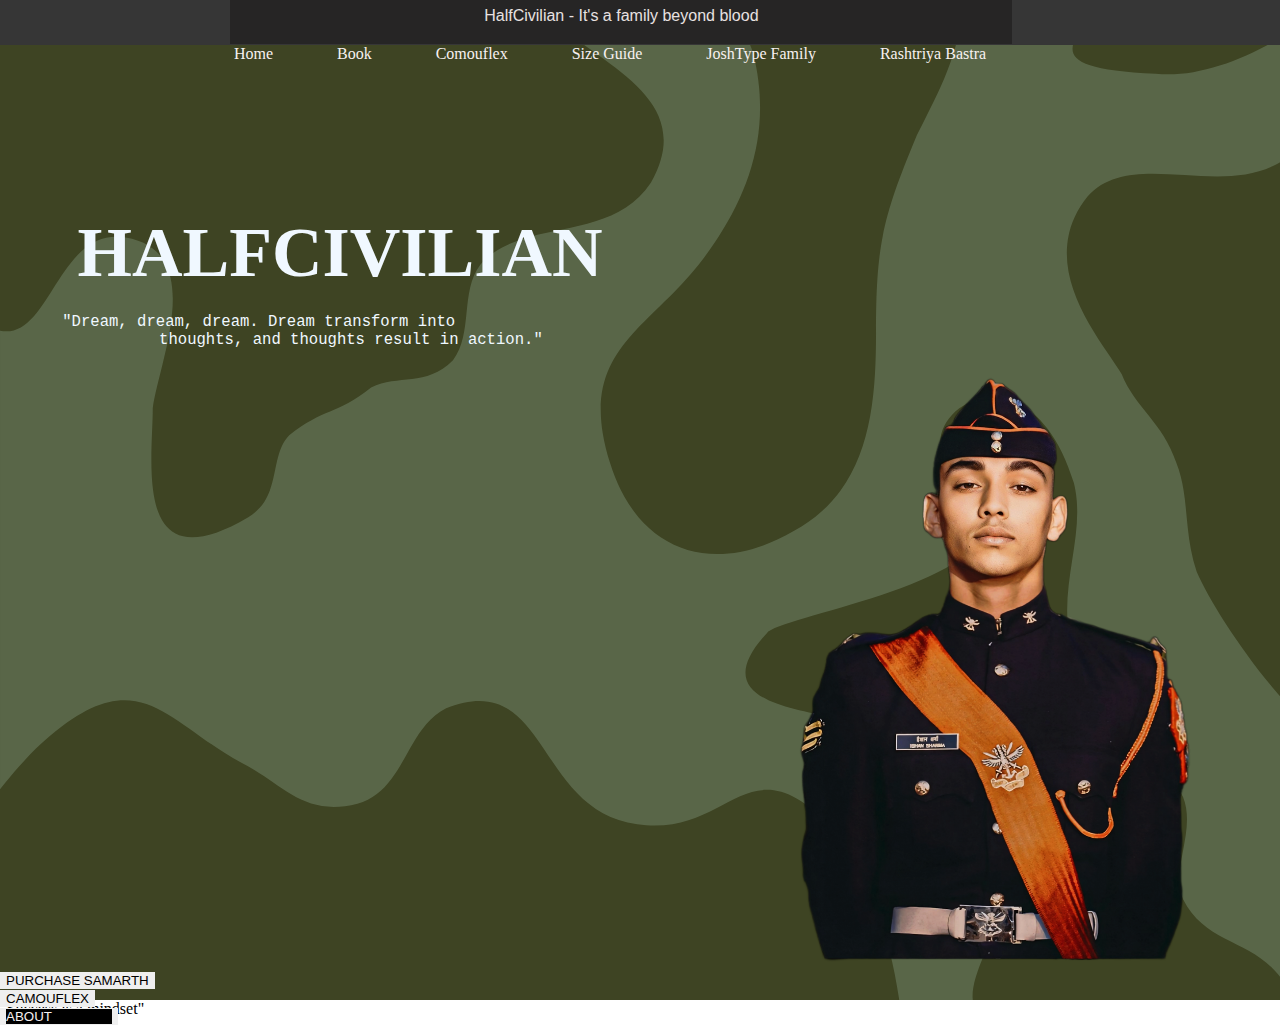
<file: ssb website/index.html>
<!DOCTYPE html>
<html lang="en">
  <head>
    <meta charset="UTF-8" />
    <meta name="viewport" content="width=device-width, initial-scale=1.0" />
    <title>HalfCivilain</title>
    <link rel="stylesheet" href="./index.css">
  </head>
  <body>
    <header>
      <section>
        <div class="sd0">
        <div id="sd1" ><p>HalfCivilian - It's a family beyond blood</p></div>
        <div>
          <nav id="sn1">
            <a href="">Home</a>
            <a href="">Book</a>
            <a href="">Comouflex</a>
            <a href="">Size Guide</a>
            <a href="">JoshType Family</a>
            <a href="rb.html">Rashtriya Bastra</a>
          </nav>
        </div>
        <div id="sd3">
          <h1>HALFCIVILIAN</h1>
          <pre>
    "Dream, dream, dream. Dream transform into
                 thoughts, and thoughts result in action."
          </pre>
        </div>
        <div id="sd4">
          <img src="./images/1_edited_edited_edited.webp" alt="NDA_CADET_PHOTO" id="cdtphoto">
        </div>
        <div><button>PURCHASE SAMARTH</button></div>
        <div><button>CAMOUFLEX</button></div>
        <div><button><a href="about.html" style="background-color: black;">ABOUT</a></button></div>
      </div>  
      </section> 
      </section>
    </header>
    <main>
    <section> 
    <section>
      <div>"Success is a mindset"</div>
      <div>
        <div></div>
        <div></div>
        <div></div>
      </div>
    </section>
    <section>
      <div></div>
      <div>
        <p></p>
        <p></p>
      </div>
      <div></div>
      <div></div>
      <div></div>

    </section>
    <section></section>    
    </main>
    <footer>
      <div>
        <div>
          
        </div>
        <div>

        </div>
      </div>
      <div>
        <div></div>
        <div></div>
      </div>

    </footer>
  </body>
</html>
</file>
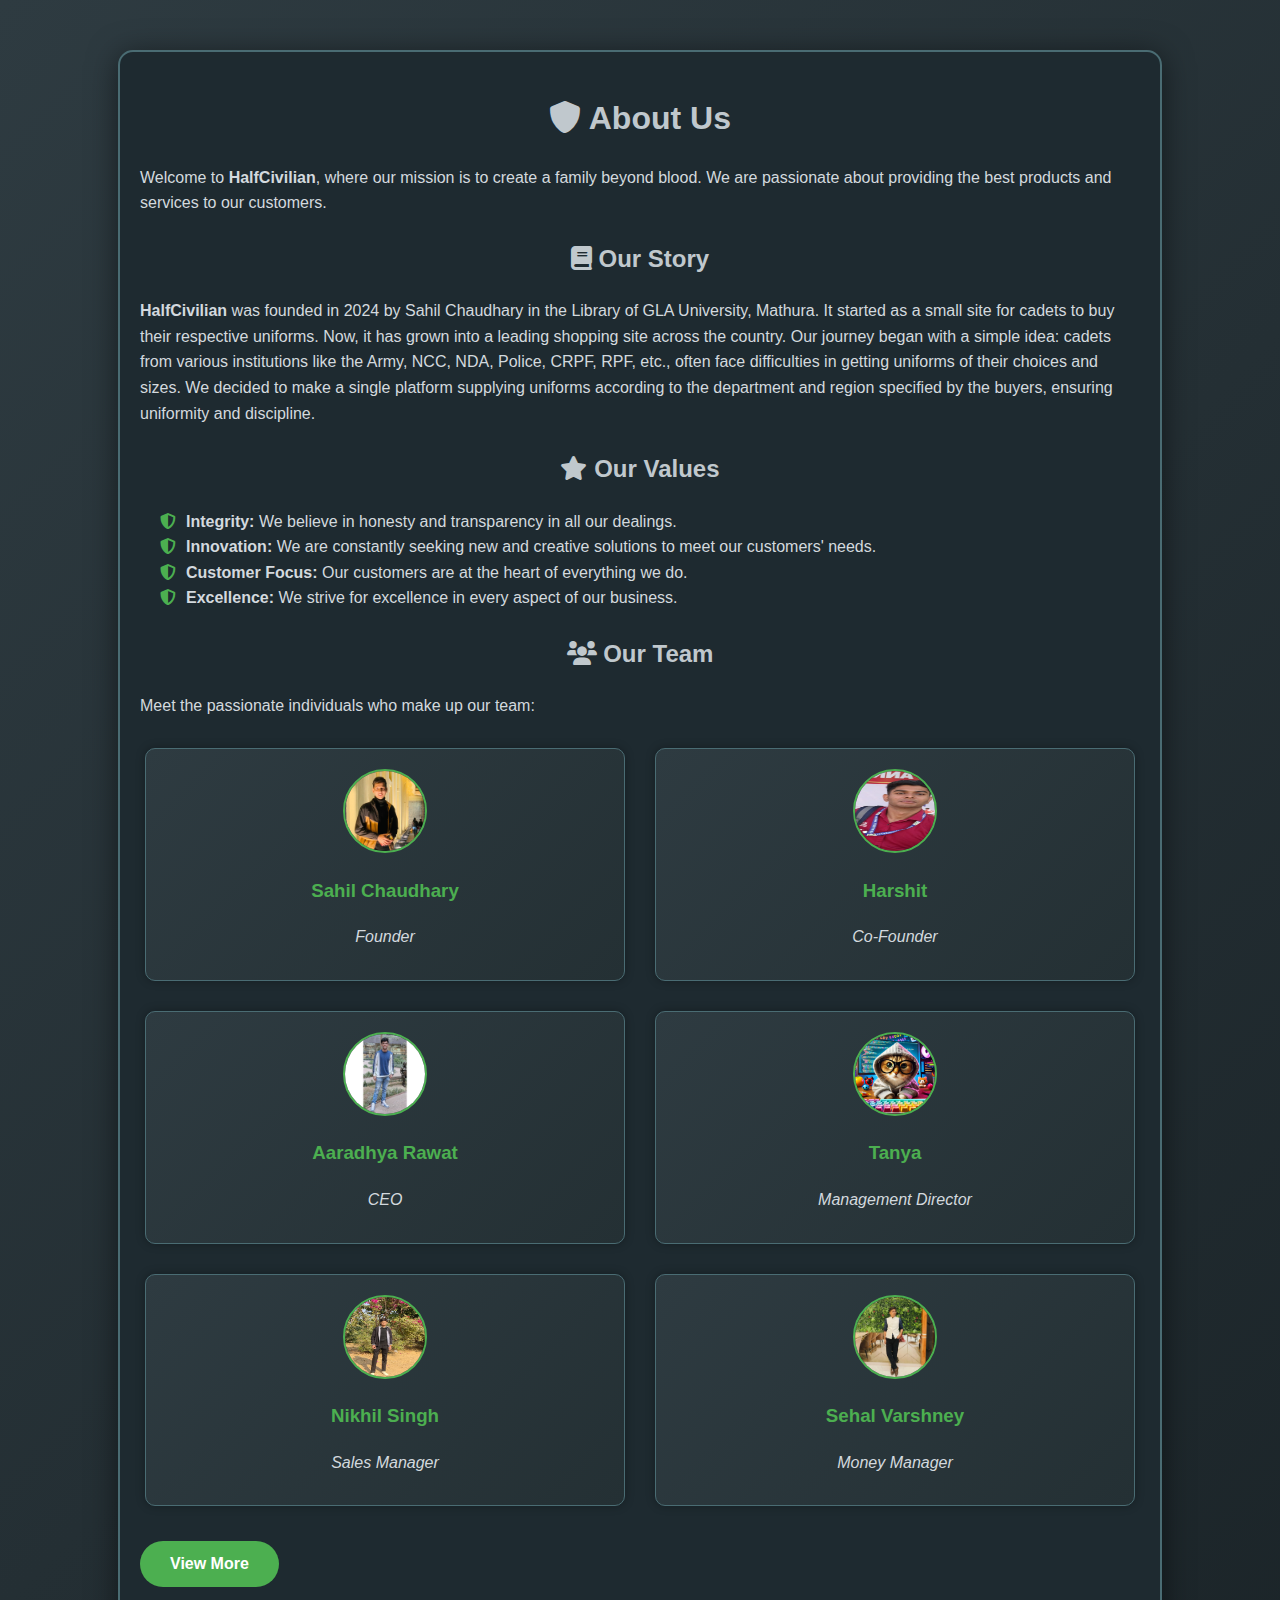
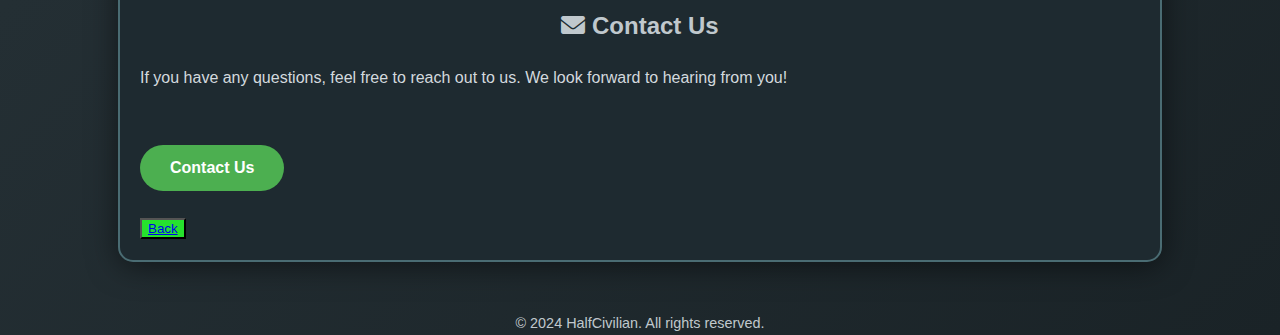
<file: ssb website/about.html>
<!DOCTYPE html>
<html lang="en">
<head>
    <meta charset="UTF-8">
    <meta name="viewport" content="width=device-width, initial-scale=1.0">
    <title>About Us</title>
    <link rel="stylesheet" href="https://cdnjs.cloudflare.com/ajax/libs/font-awesome/6.0.0/css/all.min.css">
    <style>
        body {
            font-family: 'Segoe UI', Tahoma, Geneva, Verdana, sans-serif;
            line-height: 1.6;
            color: #fff;
            background: linear-gradient(135deg, #2e3b41, #1a2327);
            margin: 0;
            padding: 0;
        }
        .container {
            max-width: 1000px;
            margin: 50px auto;
            padding: 20px;
            background-color: #1e2a30;
            box-shadow: 0 4px 30px rgba(0, 0, 0, 0.5);
            border-radius: 15px;
            border: 2px solid #4a6c73;
        }
        h1, h2 {
            text-align: center;
            color: #c0c8cd;
            margin-bottom: 20px;
        }
        p, ul {
            margin-bottom: 1.5em;
            color: #d3d9de;
        }
        ul {
            list-style-type: none;
            padding-left: 20px;
        }
        ul li::before {
            content: "\f132";
            font-family: "Font Awesome 6 Free";
            font-weight: 900;
            margin-right: 10px;
            color: #4caf50;
        }
        .team {
            display: flex;
            flex-wrap: wrap;
            justify-content: space-between;
            gap: 20px;
        }
        .team-member {
            flex: 1 1 calc(33.333% - 20px);
            margin: 5px;
            padding: 20px;
            background: linear-gradient(135deg, #2e3b41, #243034);
            box-shadow: 0 0 10px rgba(0, 0, 0, 0.3);
            border-radius: 10px;
            text-align: center;
            transition: transform 0.3s, box-shadow 0.3s;
            border: 1px solid #4a6c73;
        }
        .team-member:hover {
            transform: scale(1.05);
            box-shadow: 0 8px 20px rgba(0, 0, 0, 0.5);
        }
        .team-member h3 {
            margin-top: 0;
            color: #4caf50;
        }
        .team-member p {
            margin-bottom: 10px;
            font-style: italic;
        }
        .team-member img {
            width: 80px;
            height: 80px;
            border-radius: 50%;
            margin-bottom: 15px;
            border: 2px solid #4caf50;
        }
        .cta-button {
            display: inline-block;
            padding: 10px 30px;
            background: #4caf50;
            color: #fff;
            text-decoration: none;
            border-radius: 30px;
            transition: background-color 0.3s ease, box-shadow 0.3s ease;
            text-align: center;
            margin-top: 30px;
            font-weight: bold;
        }
        .cta-button:hover {
            background: #388e3c;
            box-shadow: 0 8px 20px rgba(0, 0, 0, 0.5);
        }
        footer {
            text-align: center;
            margin-top: 30px;
            color: #c0c8cd;
            font-size: 0.9em;
        }
        @media (max-width: 768px) {
            .team-member {
                flex: 1 1 calc(50% - 10px);
            }
        }
        @media (max-width: 480px) {
            .team-member {
                flex: 1 1 100%;
            }
            .cta-button {
                width: 100%;
            }
        }
    </style>
</head>
<body>

<div class="container">
    <h1><i class="fas fa-shield-alt"></i> About Us</h1>
    <p>Welcome to <strong>HalfCivilian</strong>, where our mission is to create a family beyond blood. We are passionate about providing the best products and services to our customers.</p>
    
    <h2><i class="fas fa-book"></i> Our Story</h2>
    <p><strong>HalfCivilian</strong> was founded in 2024 by Sahil Chaudhary in the Library of GLA University, Mathura. It started as a small site for cadets to buy their respective uniforms. Now, it has grown into a leading shopping site across the country. Our journey began with a simple idea: cadets from various institutions like the Army, NCC, NDA, Police, CRPF, RPF, etc., often face difficulties in getting uniforms of their choices and sizes. We decided to make a single platform supplying uniforms according to the department and region specified by the buyers, ensuring uniformity and discipline.</p>
    
    <h2><i class="fas fa-star"></i> Our Values</h2>
    <ul>
        <li><strong>Integrity:</strong> We believe in honesty and transparency in all our dealings.</li>
        <li><strong>Innovation:</strong> We are constantly seeking new and creative solutions to meet our customers' needs.</li>
        <li><strong>Customer Focus:</strong> Our customers are at the heart of everything we do.</li>
        <li><strong>Excellence:</strong> We strive for excellence in every aspect of our business.</li>
    </ul>
    
    <h2><i class="fas fa-users"></i> Our Team</h2>
    <p>Meet the passionate individuals who make up our team:</p>
    <div class="team">
        <div class="team-member">
            <img src="./images/sahil.jpg" alt="Sahil Chaudhary">
            <h3>Sahil Chaudhary</h3>
            <p>Founder</p>
        </div>
        <div class="team-member">
            <img src="./images/harshit.jpg" alt="Harshit">
            <h3>Harshit</h3>
            <p>Co-Founder</p>
        </div>
        <div class="team-member">
            <img src="./images/aaradhya.jpg" alt="Aaradhya Rawat">
            <h3>Aaradhya Rawat</h3>
            <p>CEO</p>
        </div>
        <div class="team-member">
            <img src="./images/hackercat.jpg" alt="Tanya">
            <h3>Tanya</h3>
            <p>Management Director</p>
        </div>
        <div class="team-member">
            <img src="./images/nikhil.jpg" alt="Nikhil Singh">
            <h3>Nikhil Singh</h3>
            <p>Sales Manager</p>
        </div>
        <div class="team-member">
            <img src="./images/sehal.png" alt="Sehal Varshney">
            <h3>Sehal Varshney</h3>
            <p>Money Manager</p>
        </div>
    </div>
    <a href="ourteam.html" class="cta-button">View More</a>
    
    <h2><i class="fas fa-envelope"></i> Contact Us</h2>
    <p>If you have any questions, feel free to reach out to us. We look forward to hearing from you!</p>
    <a href="contact.html" class="cta-button">Contact Us</a>
    <p></p>
    <label for="back"></label>
        <button type="back" style="background-color: #26e12d;"><a href="index.html">Back</a></button>
</div>

<footer>
    &copy; 2024 HalfCivilian. All rights reserved.
</footer>


</body>
</html>
</file>
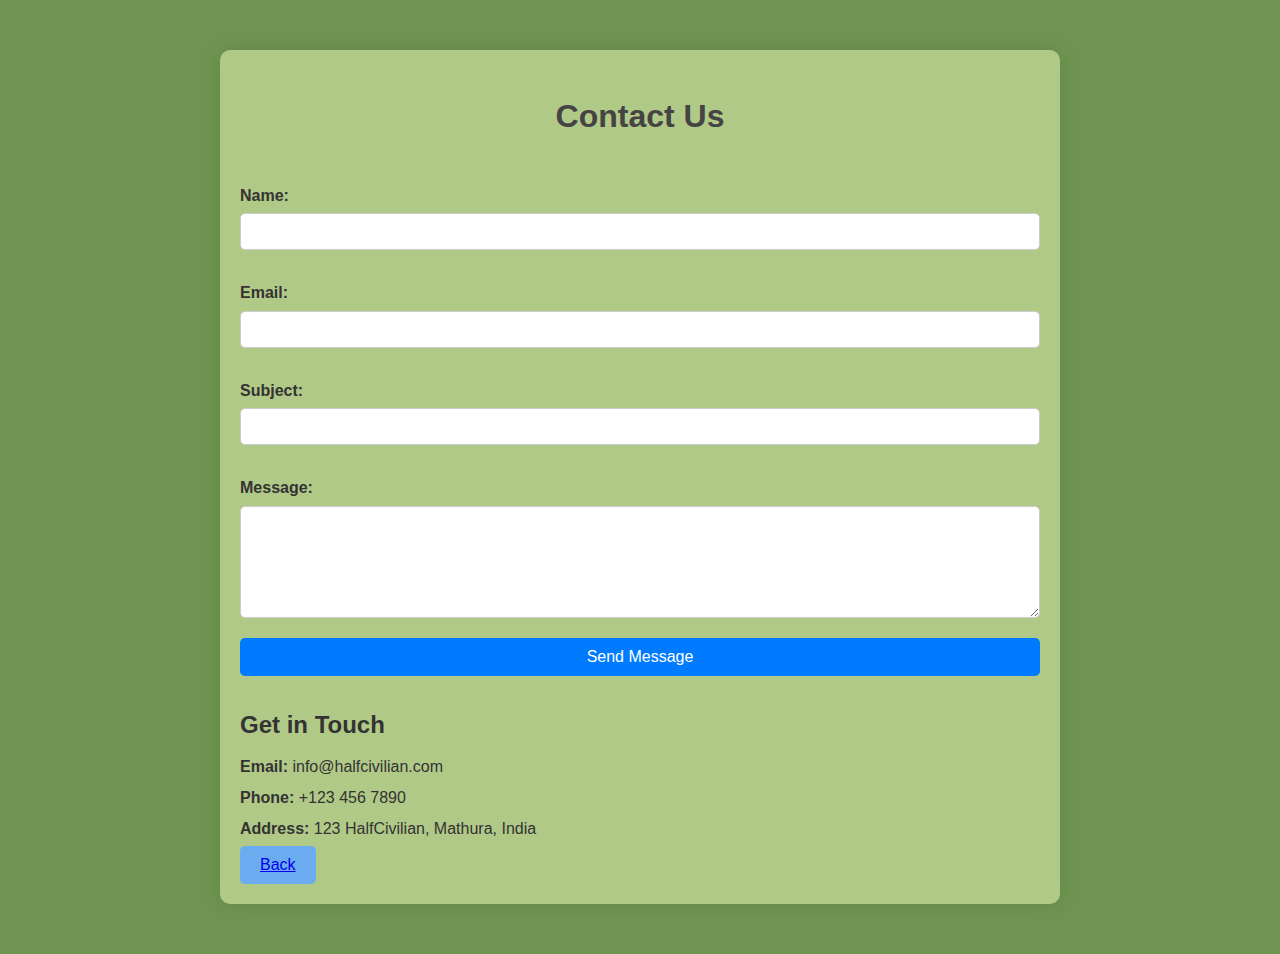
<file: ssb website/contact.html>
<!DOCTYPE html>
<html lang="en">
<head>
    <meta charset="UTF-8">
    <meta name="viewport" content="width=device-width, initial-scale=1.0">
    <title>Contact Us - HalfCivilian</title>
    <style>
        body {
            font-family: 'Segoe UI', Tahoma, Geneva, Verdana, sans-serif;
            line-height: 1.6;
            color: #333;
            background-color: #6f9451;
            margin: 0;
            padding: 0;
        }
        .container {
            max-width: 800px;
            margin: 50px auto;
            padding: 20px;
            background-color: #b1c987;
            box-shadow: 0 0 20px rgba(0, 0, 0, 0.1);
            border-radius: 10px;
        }
        h1 {
            color: #444;
            text-align: center;
            margin-bottom: 30px;
        }
        form {
            display: flex;
            flex-direction: column;
        }
        label {
            margin: 10px 0 5px;
            font-weight: bold;
        }
        input, textarea {
            padding: 10px;
            margin-bottom: 20px;
            border: 1px solid #ccc;
            border-radius: 5px;
        }
        button {
            padding: 10px 20px;
            background-color: #007bff;
            color: #fff;
            border: none;
            cursor: pointer;
            font-size: 1em;
            border-radius: 5px;
            transition: background-color 0.3s ease;
        }
        button:hover {
            background-color: #0056b3;
        }
        .contact-info {
            margin-top: 30px;
        }
        .contact-info h2 {
            margin-bottom: 10px;
        }
        .contact-info p {
            margin: 5px 0;
        }
    </style>
</head>
<body>

<div class="container">
    <h1>Contact Us</h1>
    <form action="#" method="post">
        <label for="name">Name:</label>
        <input type="text" id="name" name="name" required>

        <label for="email">Email:</label>
        <input type="email" id="email" name="email" required>

        <label for="subject">Subject:</label>
        <input type="text" id="subject" name="subject" required>

        <label for="message">Message:</label>
        <textarea id="message" name="message" rows="6" required></textarea>

        <button type="submit">Send Message</button>
    </form>

    <div class="contact-info">
        <h2>Get in Touch</h2>
        <p><strong>Email:</strong> info@halfcivilian.com</p>
        <p><strong>Phone:</strong> +123 456 7890</p>
        <p><strong>Address:</strong> 123 HalfCivilian, Mathura, India</p>
        <label for="back"></label>
        <button type="back" style="background-color: #6bacf1;"><a href="about.html">Back</a></button>
    </div>
</div>

</body>
</html>
</file>
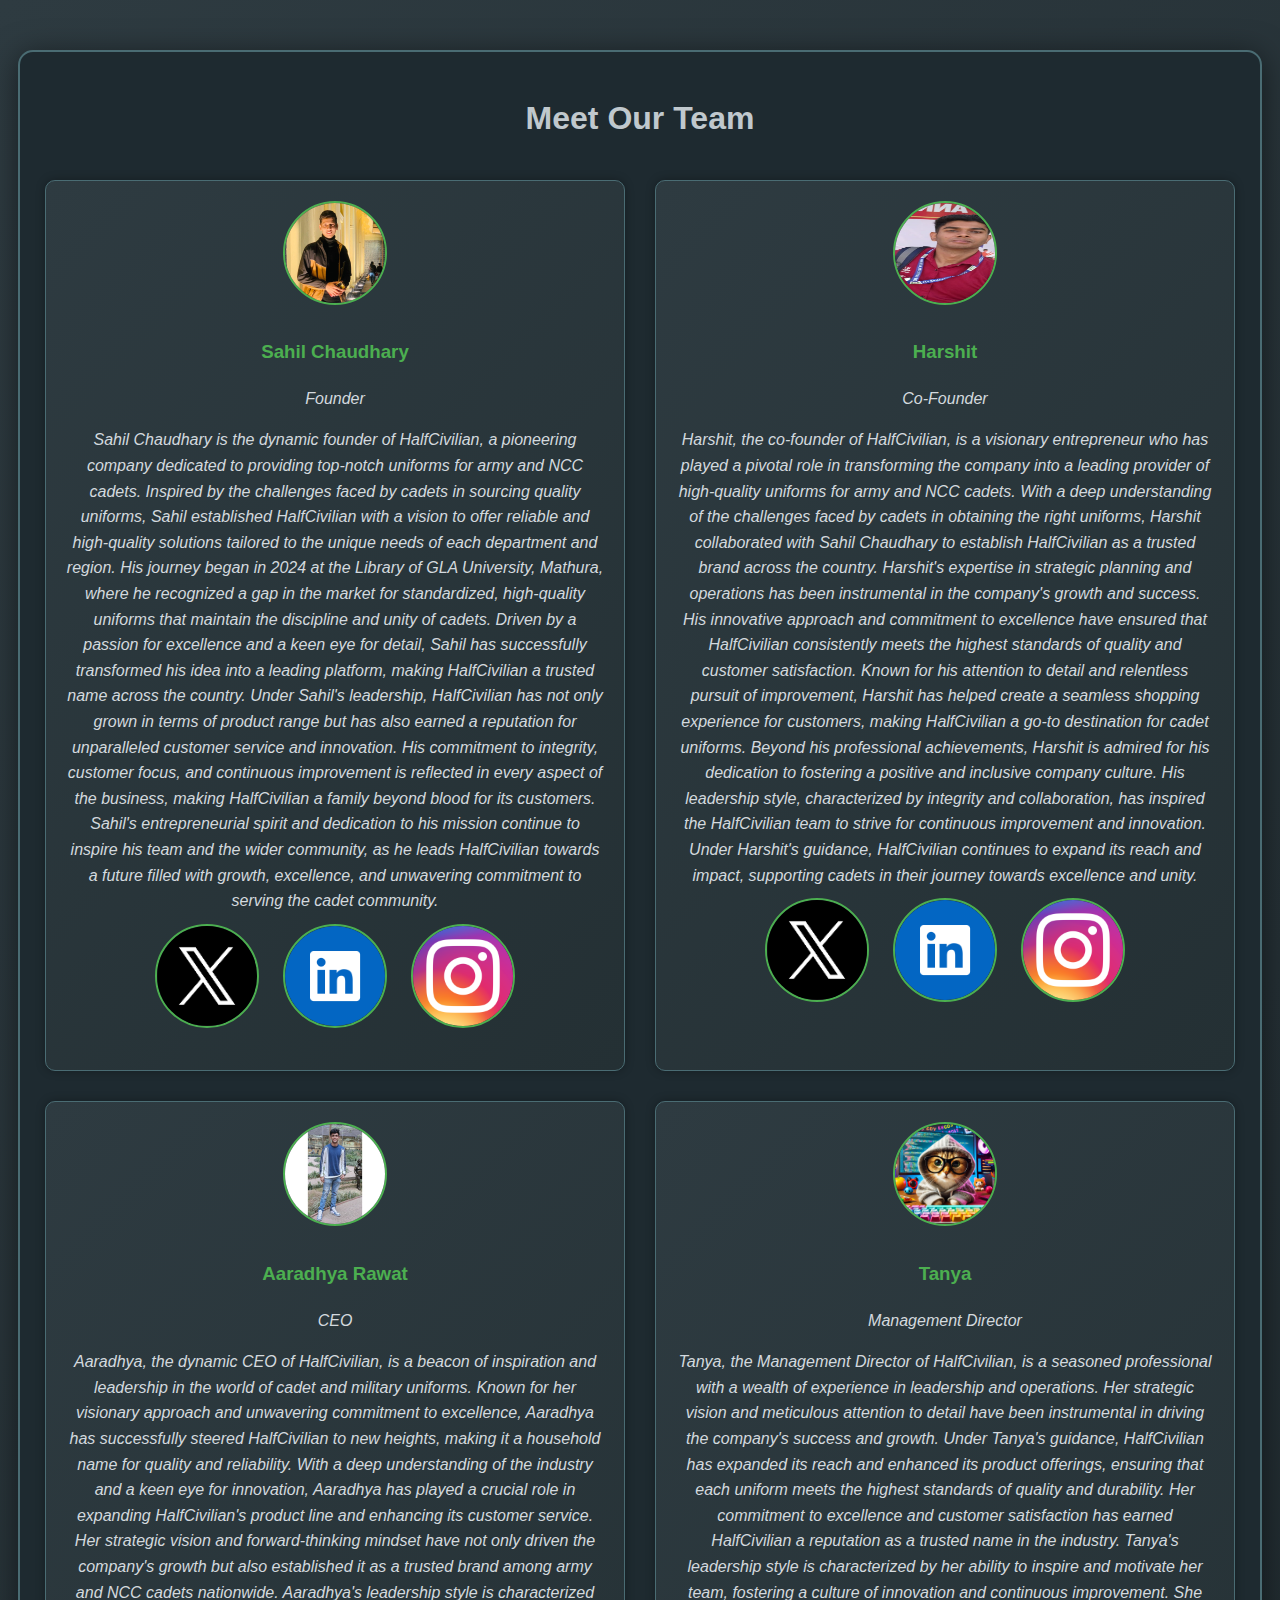
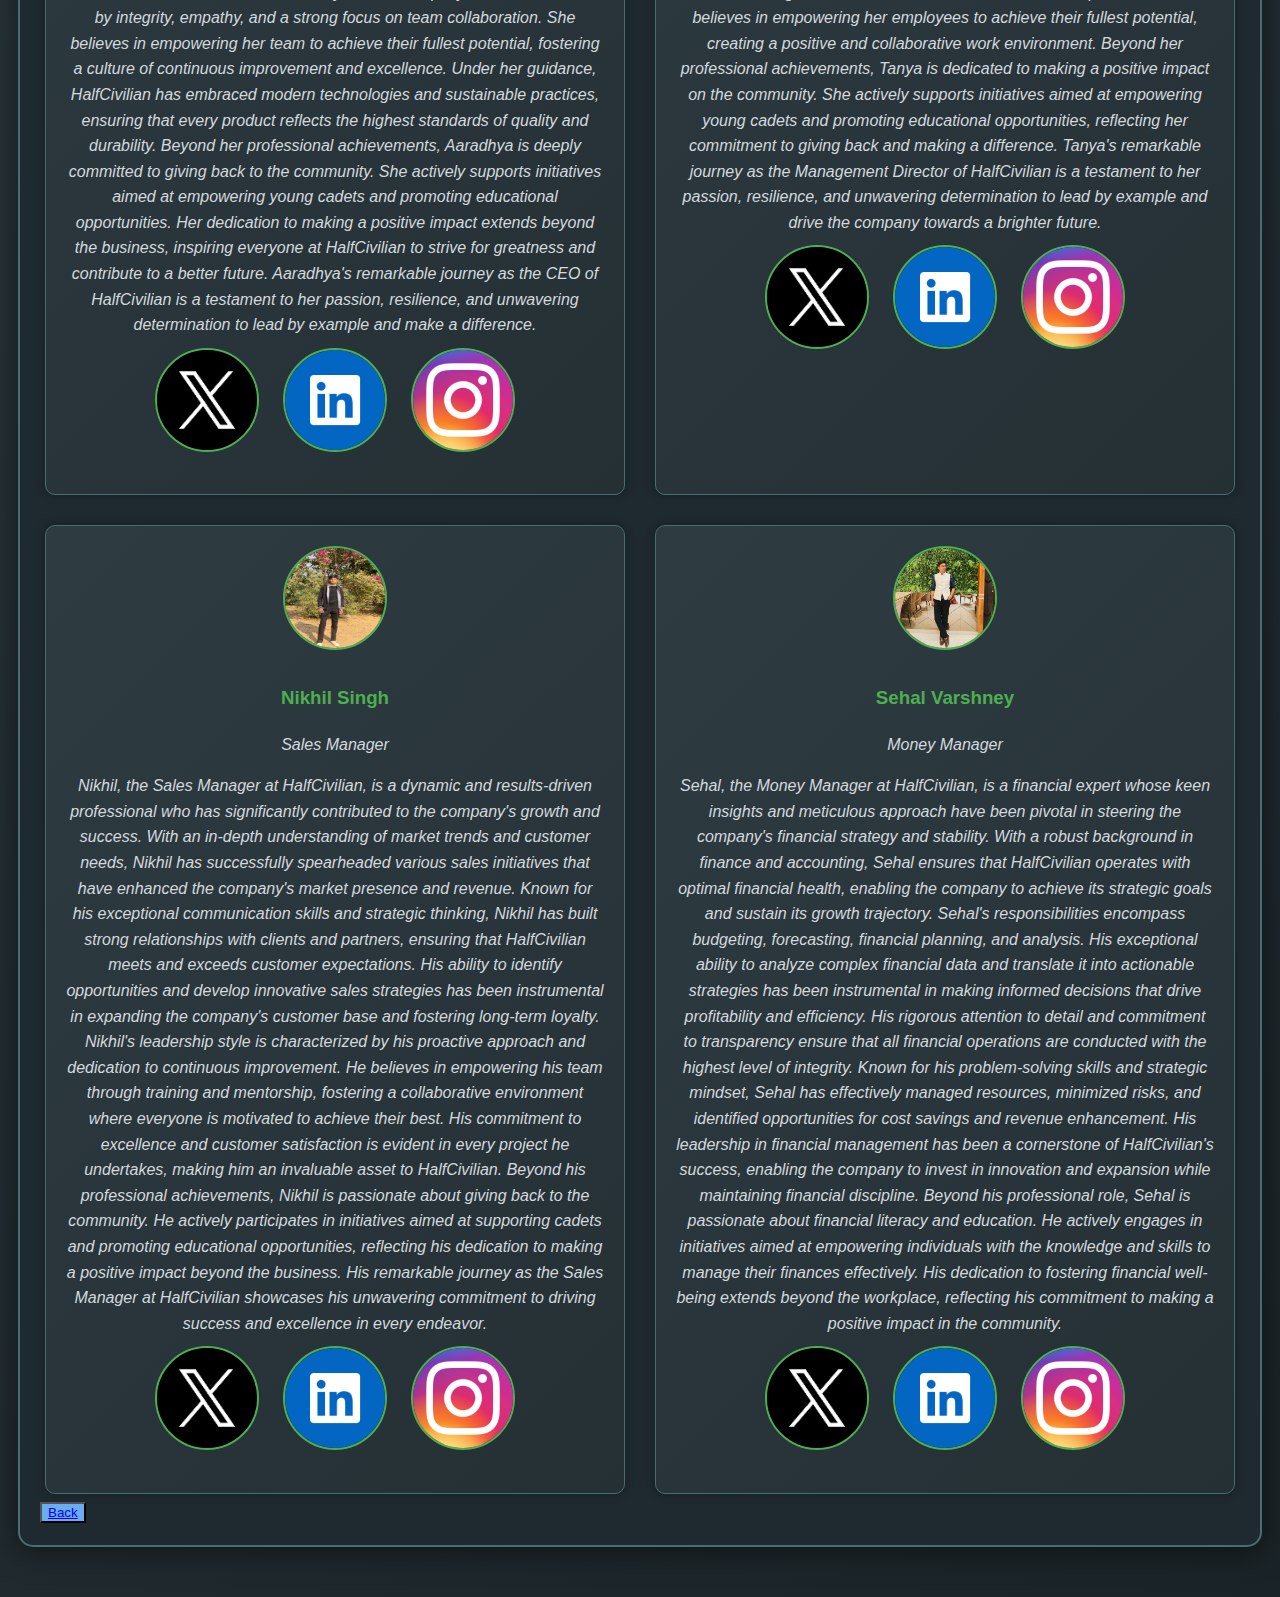
<file: ssb website/ourteam.html>
<!DOCTYPE html>
<html lang="en">
<head>
    <meta charset="UTF-8">
    <meta name="viewport" content="width=device-width, initial-scale=1.0">
    <title>Our Team - HalfCivilian</title>
    <style>
        body {
            font-family: 'Segoe UI', Tahoma, Geneva, Verdana, sans-serif;
            line-height: 1.6;
            color: #fff;
            background: linear-gradient(135deg, #2e3b41, #1a2327);
            margin: 0;
            padding: 0;
        }
        .container {
            max-width: 1200px;
            margin: 50px auto;
            padding: 20px;
            background-color: #1e2a30;
            box-shadow: 0 4px 30px rgba(0, 0, 0, 0.5);
            border-radius: 15px;
            border: 2px solid #4a6c73;
        }
        h1 {
            text-align: center;
            color: #c0c8cd;
            margin-bottom: 30px;
        }
        .team {
            display: flex;
            flex-wrap: wrap;
            justify-content: space-between;
            gap: 20px;
        }
        .team-member {
            flex: 1 1 calc(33.333% - 20px);
            margin: 5px;
            padding: 20px;
            background: linear-gradient(135deg, #2e3b41, #243034);
            box-shadow: 0 0 10px rgba(0, 0, 0, 0.3);
            border-radius: 10px;
            text-align: center;
            transition: transform 0.3s, box-shadow 0.3s;
            border: 1px solid #4a6c73;
        }
        .team-member:hover {
            transform: scale(1.05);
            box-shadow: 0 8px 20px rgba(0, 0, 0, 0.5);
        }
        .team-member img {
            width: 100px;
            height: 100px;
            border-radius: 50%;
            margin-bottom: 15px;
            border: 2px solid #4caf50;
        }
        .team-member h3 {
            margin-top: 10px;
            color: #4caf50;
        }
        .team-member p {
            margin-bottom: 10px;
            font-style: italic;
            color: #d3d9de;
        }
        .social-icons {
            margin-top: 10px;
        }
        .social-icons a {
            margin: 0 10px;
            color: #c0c8cd;
            transition: color 0.3s ease;
        }
        .social-icons a:hover {
            color: #4caf50;
        }
        .cta-button {
            display: inline-block;
            padding: 10px 30px;
            background: #4caf50;
            color: #fff;
            text-decoration: none;
            border-radius: 30px;
            transition: background-color 0.3s ease, box-shadow 0.3s ease;
            text-align: center;
            font-weight: bold;
        }
        .cta-button:hover {
            background: #388e3c;
            box-shadow: 0 8px 20px rgba(0, 0, 0, 0.5);
        }
        @media (max-width: 768px) {
            .team-member {
                flex: 1 1 calc(50% - 10px);
            }
        }
        @media (max-width: 480px) {
            .team-member {
                flex: 1 1 100%;
            }
        }
    </style>
</head>
<body>

<div class="container">
    <h1>Meet Our Team</h1>
    <div class="team">
        <div class="team-member">
            <img src="./images/sahil.jpg" alt="Member Photo">
            <h3>Sahil Chaudhary</h3>
            <p>Founder</p>
            <p>Sahil Chaudhary is the dynamic founder of HalfCivilian, a pioneering company dedicated to providing top-notch uniforms for army and NCC cadets. Inspired by the challenges faced by cadets in sourcing quality uniforms, Sahil established HalfCivilian with a vision to offer reliable and high-quality solutions tailored to the unique needs of each department and region. 

                His journey began in 2024 at the Library of GLA University, Mathura, where he recognized a gap in the market for standardized, high-quality uniforms that maintain the discipline and unity of cadets. Driven by a passion for excellence and a keen eye for detail, Sahil has successfully transformed his idea into a leading platform, making HalfCivilian a trusted name across the country.
                
                Under Sahil's leadership, HalfCivilian has not only grown in terms of product range but has also earned a reputation for unparalleled customer service and innovation. His commitment to integrity, customer focus, and continuous improvement is reflected in every aspect of the business, making HalfCivilian a family beyond blood for its customers.
                
                Sahil's entrepreneurial spirit and dedication to his mission continue to inspire his team and the wider community, as he leads HalfCivilian towards a future filled with growth, excellence, and unwavering commitment to serving the cadet community.</p>
            <div class="social-icons">
                <a href="#"><img src="./images/twitter.png" alt="Twitter"></a>
                <a href="http://www.linkedin.com/in/sahil--chaudhary"><img src="./images/linkedin.png" alt="LinkedIn"></a>
                <a href="#"><img src="./images/instagram.webp" alt="Instagram"></a>
                
            </div>
        </div>
        <div class="team-member">
            <img src="./images/harshit.jpg" alt="Member Photo">
            <h3>Harshit</h3>
            <p>Co-Founder</p>
            <p>Harshit, the co-founder of HalfCivilian, is a visionary entrepreneur who has played a pivotal role in transforming the company into a leading provider of high-quality uniforms for army and NCC cadets. With a deep understanding of the challenges faced by cadets in obtaining the right uniforms, Harshit collaborated with Sahil Chaudhary to establish HalfCivilian as a trusted brand across the country.

                Harshit's expertise in strategic planning and operations has been instrumental in the company's growth and success. His innovative approach and commitment to excellence have ensured that HalfCivilian consistently meets the highest standards of quality and customer satisfaction. Known for his attention to detail and relentless pursuit of improvement, Harshit has helped create a seamless shopping experience for customers, making HalfCivilian a go-to destination for cadet uniforms.
                
                Beyond his professional achievements, Harshit is admired for his dedication to fostering a positive and inclusive company culture. His leadership style, characterized by integrity and collaboration, has inspired the HalfCivilian team to strive for continuous improvement and innovation. Under Harshit's guidance, HalfCivilian continues to expand its reach and impact, supporting cadets in their journey towards excellence and unity.
                
                </p>
            <div class="social-icons">
                <a href="#"><img src="./images/twitter.png" alt="Twitter"></a>
                <a href="#"><img src="./images/linkedin.png" alt="LinkedIn"></a>
                <a href="#"><img src="./images/instagram.webp" alt="Instagram"></a>
            </div>
        </div>
        <div class="team-member">
            <img src="./images/aaradhya.jpg" alt="Member Photo">
            <h3>Aaradhya Rawat</h3>
            <p>CEO</p>
            <p>Aaradhya, the dynamic CEO of HalfCivilian, is a beacon of inspiration and leadership in the world of cadet and military uniforms. Known for her visionary approach and unwavering commitment to excellence, Aaradhya has successfully steered HalfCivilian to new heights, making it a household name for quality and reliability.

                With a deep understanding of the industry and a keen eye for innovation, Aaradhya has played a crucial role in expanding HalfCivilian's product line and enhancing its customer service. Her strategic vision and forward-thinking mindset have not only driven the company's growth but also established it as a trusted brand among army and NCC cadets nationwide.
                
                Aaradhya's leadership style is characterized by integrity, empathy, and a strong focus on team collaboration. She believes in empowering her team to achieve their fullest potential, fostering a culture of continuous improvement and excellence. Under her guidance, HalfCivilian has embraced modern technologies and sustainable practices, ensuring that every product reflects the highest standards of quality and durability.
                
                Beyond her professional achievements, Aaradhya is deeply committed to giving back to the community. She actively supports initiatives aimed at empowering young cadets and promoting educational opportunities. Her dedication to making a positive impact extends beyond the business, inspiring everyone at HalfCivilian to strive for greatness and contribute to a better future.
                
                Aaradhya's remarkable journey as the CEO of HalfCivilian is a testament to her passion, resilience, and unwavering determination to lead by example and make a difference.</p>
            <div class="social-icons">
                <a href="#"><img src="./images/twitter.png" alt="Twitter"></a>
                <a href="http://www.linkedin.com/in/aaradhya-rawat-609a6a327"><img src="./images/linkedin.png" alt="LinkedIn"></a>
                <a href="#"><img src="./images/instagram.webp" alt="Instagram"></a>
            </div>
        </div>
        <div class="team-member">
            <img src="./images/hackercat.jpg" alt="Member Photo">
            <h3>Tanya</h3>
            <p>Management Director</p>
            <p>Tanya, the Management Director of HalfCivilian, is a seasoned professional with a wealth of experience in leadership and operations. Her strategic vision and meticulous attention to detail have been instrumental in driving the company's success and growth.

                Under Tanya's guidance, HalfCivilian has expanded its reach and enhanced its product offerings, ensuring that each uniform meets the highest standards of quality and durability. Her commitment to excellence and customer satisfaction has earned HalfCivilian a reputation as a trusted name in the industry.
                
                Tanya's leadership style is characterized by her ability to inspire and motivate her team, fostering a culture of innovation and continuous improvement. She believes in empowering her employees to achieve their fullest potential, creating a positive and collaborative work environment.
                
                Beyond her professional achievements, Tanya is dedicated to making a positive impact on the community. She actively supports initiatives aimed at empowering young cadets and promoting educational opportunities, reflecting her commitment to giving back and making a difference.
                
                Tanya's remarkable journey as the Management Director of HalfCivilian is a testament to her passion, resilience, and unwavering determination to lead by example and drive the company towards a brighter future.</p>
            <div class="social-icons">
                <a href="#"><img src="./images/twitter.png" alt="Twitter"></a>
                <a href="https://www.linkedin.com/in/tanya-makhija-b506a9325/"><img src="./images/linkedin.png" alt="LinkedIn"></a>
                <a href="#"><img src="./images/instagram.webp" alt="Instagram"></a>
            </div>
        </div>
        <div class="team-member">
            <img src="./images/nikhil.jpg" alt="Member Photo">
            <h3>Nikhil Singh</h3>
            <p>Sales Manager</p>
            <p>Nikhil, the Sales Manager at HalfCivilian, is a dynamic and results-driven professional who has significantly contributed to the company's growth and success. With an in-depth understanding of market trends and customer needs, Nikhil has successfully spearheaded various sales initiatives that have enhanced the company's market presence and revenue.

                Known for his exceptional communication skills and strategic thinking, Nikhil has built strong relationships with clients and partners, ensuring that HalfCivilian meets and exceeds customer expectations. His ability to identify opportunities and develop innovative sales strategies has been instrumental in expanding the company's customer base and fostering long-term loyalty.
                
                Nikhil's leadership style is characterized by his proactive approach and dedication to continuous improvement. He believes in empowering his team through training and mentorship, fostering a collaborative environment where everyone is motivated to achieve their best. His commitment to excellence and customer satisfaction is evident in every project he undertakes, making him an invaluable asset to HalfCivilian.
                
                Beyond his professional achievements, Nikhil is passionate about giving back to the community. He actively participates in initiatives aimed at supporting cadets and promoting educational opportunities, reflecting his dedication to making a positive impact beyond the business. His remarkable journey as the Sales Manager at HalfCivilian showcases his unwavering commitment to driving success and excellence in every endeavor.</p>
            <div class="social-icons">
                <a href="#"><img src="./images/twitter.png" alt="Twitter"></a>
                <a href="https://www.linkedin.com/in/thakur-nikhil-singh-6b3524328/"><img src="./images/linkedin.png" alt="LinkedIn"></a>
                <a href="#"><img src="./images/instagram.webp" alt="Instagram"></a>
            </div>
        </div>
        <div class="team-member">
            <img src="./images/sehal.png" alt="Member Photo">
            <h3>Sehal Varshney</h3>
            <p>Money Manager</p>
            <p>Sehal, the Money Manager at HalfCivilian, is a financial expert whose keen insights and meticulous approach have been pivotal in steering the company's financial strategy and stability. With a robust background in finance and accounting, Sehal ensures that HalfCivilian operates with optimal financial health, enabling the company to achieve its strategic goals and sustain its growth trajectory.

                Sehal's responsibilities encompass budgeting, forecasting, financial planning, and analysis. His exceptional ability to analyze complex financial data and translate it into actionable strategies has been instrumental in making informed decisions that drive profitability and efficiency. His rigorous attention to detail and commitment to transparency ensure that all financial operations are conducted with the highest level of integrity.
                
                Known for his problem-solving skills and strategic mindset, Sehal has effectively managed resources, minimized risks, and identified opportunities for cost savings and revenue enhancement. His leadership in financial management has been a cornerstone of HalfCivilian's success, enabling the company to invest in innovation and expansion while maintaining financial discipline.
                
                Beyond his professional role, Sehal is passionate about financial literacy and education. He actively engages in initiatives aimed at empowering individuals with the knowledge and skills to manage their finances effectively. His dedication to fostering financial well-being extends beyond the workplace, reflecting his commitment to making a positive impact in the community.</p>
            <div class="social-icons">
                <a href="#"><img src="./images/twitter.png" alt="Twitter"></a>
                <a href="#"><img src="./images/linkedin.png" alt="LinkedIn"></a>
                <a href="#"><img src="./images/instagram.webp" alt="Instagram"></a>
            </div>
        </div>
    </div>
    <label for="back"></label>
        <button type="back" style="background-color: #6bacf1;"><a href="about.html">Back</a></button>
</file>
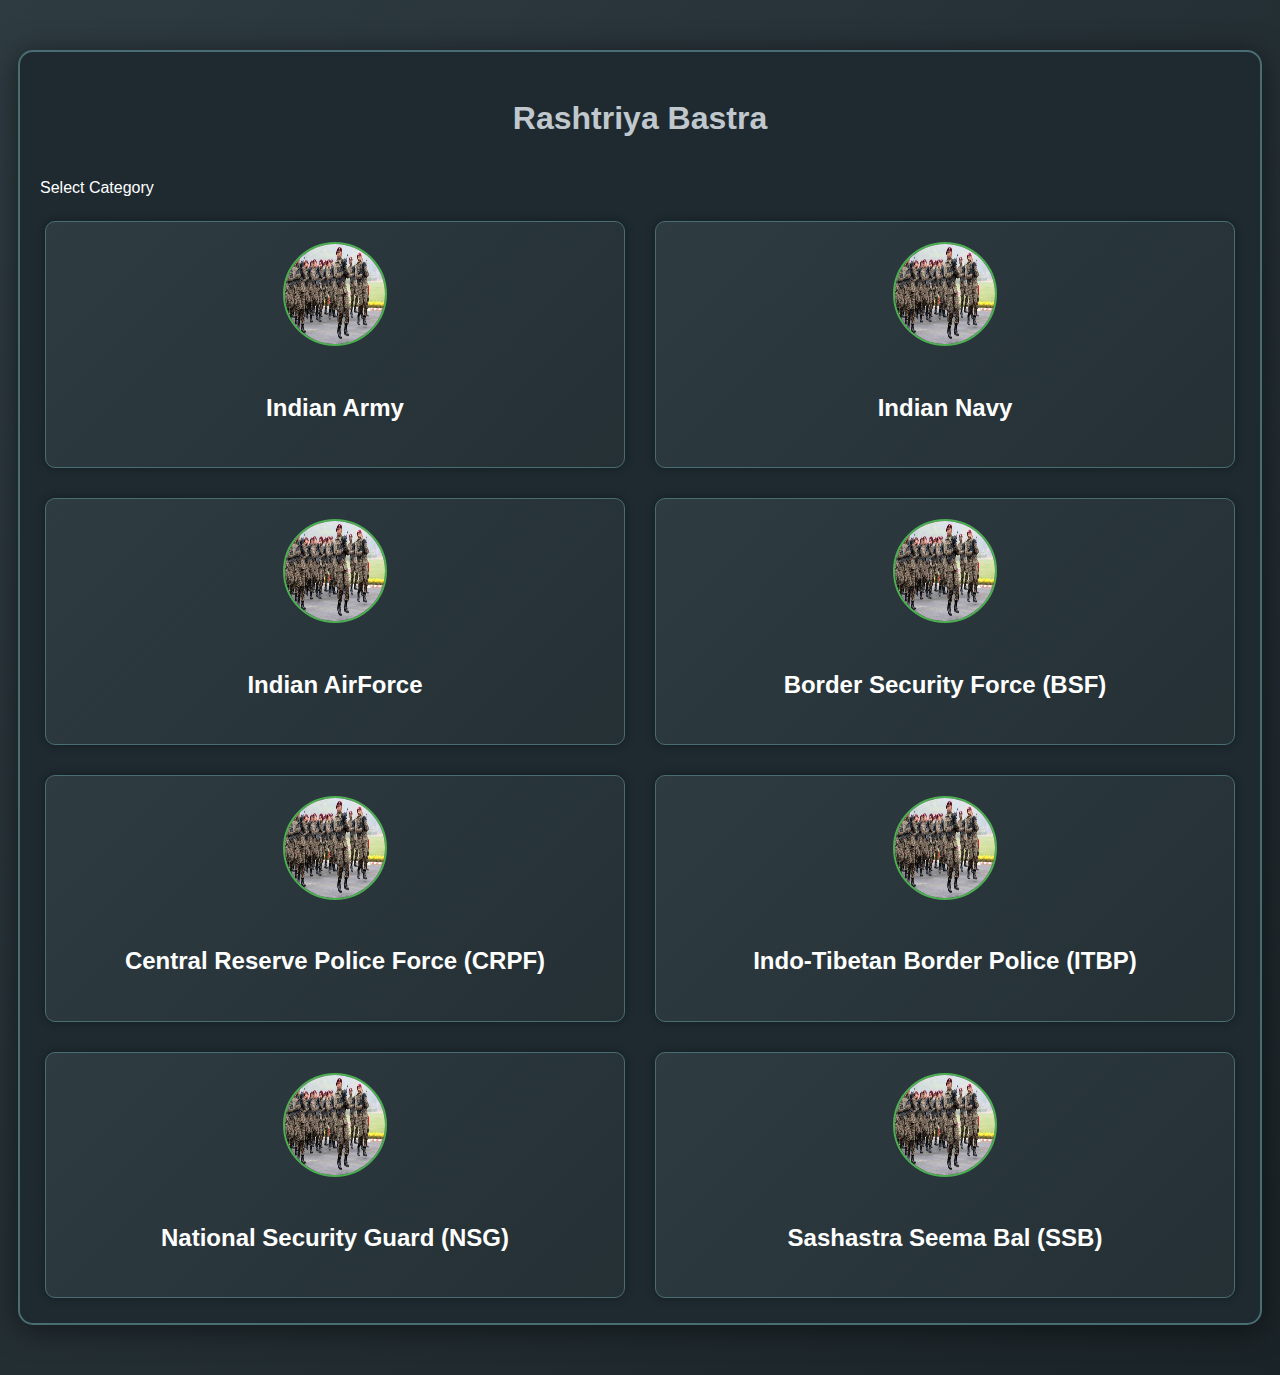
<file: ssb website/rb.html>
<!DOCTYPE html>
<html lang="en">
<head>
    <meta charset="UTF-8">
    <meta name="viewport" content="width=device-width, initial-scale=1.0">
    <title>Document</title>
    <style>
        body {
            font-family: 'Segoe UI', Tahoma, Geneva, Verdana, sans-serif;
            line-height: 1.6;
            color: #fff;
            background: linear-gradient(135deg, #2e3b41, #1a2327);
            margin: 0;
            padding: 0;
        }
        .container {
            max-width: 1200px;
            margin: 50px auto;
            padding: 20px;
            background-color: #1e2a30;
            box-shadow: 0 4px 30px rgba(0, 0, 0, 0.5);
            border-radius: 15px;
            border: 2px solid #4a6c73;
        }
        h1 {
            text-align: center;
            color: #c0c8cd;
            margin-bottom: 30px;
        }
        .categories {
            display: flex;
            flex-wrap: wrap;
            justify-content: space-between;
            gap: 20px;
        }
        .dress-categories {
            flex: 1 1 calc(33.333% - 20px);
            margin: 5px;
            padding: 20px;
            background: linear-gradient(135deg, #2e3b41, #243034);
            box-shadow: 0 0 10px rgba(0, 0, 0, 0.3);
            border-radius: 10px;
            text-align: center;
            transition: transform 0.3s, box-shadow 0.3s;
            border: 1px solid #4a6c73;
        }
        .dress-categories:hover {
            transform: scale(1.05);
            box-shadow: 0 8px 20px rgba(0, 0, 0, 0.5);
        }
        .dress-categories img {
            width: 100px;
            height: 100px;
            border-radius: 50%;
            margin-bottom: 15px;
            border: 2px solid #4caf50;
        }
        .dress-categories h3 {
            margin-top: 10px;
            color: #4caf50;
        }
        .dress-categories p {
            margin-bottom: 10px;
            font-style: italic;
            color: #d3d9de;
        }
        .social-icons {
            margin-top: 10px;
        }
        .social-icons a {
            margin: 0 10px;
            color: #c0c8cd;
            transition: color 0.3s ease;
        }
        .social-icons a:hover {
            color: #4caf50;
        }
        .cta-button {
            display: inline-block;
            padding: 10px 30px;
            background: #4caf50;
            color: #fff;
            text-decoration: none;
            border-radius: 30px;
            transition: background-color 0.3s ease, box-shadow 0.3s ease;
            text-align: center;
            font-weight: bold;
        }
        .cta-button:hover {
            background: #388e3c;
            box-shadow: 0 8px 20px rgba(0, 0, 0, 0.5);
        }
        @media (max-width: 768px) {
            .team-member {
                flex: 1 1 calc(50% - 10px);
            }
        }
        @media (max-width: 480px) {
            .team-member {
                flex: 1 1 100%;
            }
        }
    </style>
</head>
<body>
    <div class="container">
        <h1>Rashtriya Bastra</h1>
        <p>Select Category</p>
       <div class="categories">
            <div class="dress-categories">
            <img src="./images/indianarmydress.avif" alt="dress-photo">
            <h2>Indian Army </h2>
            </div>
        
            <div class="dress-categories">
            <img src="./images/indianarmydress.avif" alt="dress-photo">
            <h2>Indian Navy </h2>
            </div>
        
            <div class="dress-categories">
            <img src="./images/indianarmydress.avif" alt="dress-photo">
            <h2>Indian AirForce </h2>
            </div>
        
            <div class="dress-categories">
            <img src="./images/indianarmydress.avif" alt="dress-photo">
            <h2>Border Security Force (BSF)</h2>
            </div>
        
            <div class="dress-categories">
            <img src="./images/indianarmydress.avif" alt="dress-photo">
            <h2>Central Reserve Police Force (CRPF)</h2>
            </div>
        
            <div class="dress-categories">
            <img src="./images/indianarmydress.avif" alt="dress-photo">
            <h2>Indo-Tibetan Border Police (ITBP)</h2>
            </div>
        
            <div class="dress-categories">
            <img src="./images/indianarmydress.avif" alt="dress-photo">
            <h2>National Security Guard (NSG)</h2>
            </div>
        
            <div class="dress-categories">
            <img src="./images/indianarmydress.avif" alt="dress-photo">
            <h2>Sashastra Seema Bal (SSB)</h2>
            </div>
        
            
        </div>




    </div>
</body>
</html>
</file>
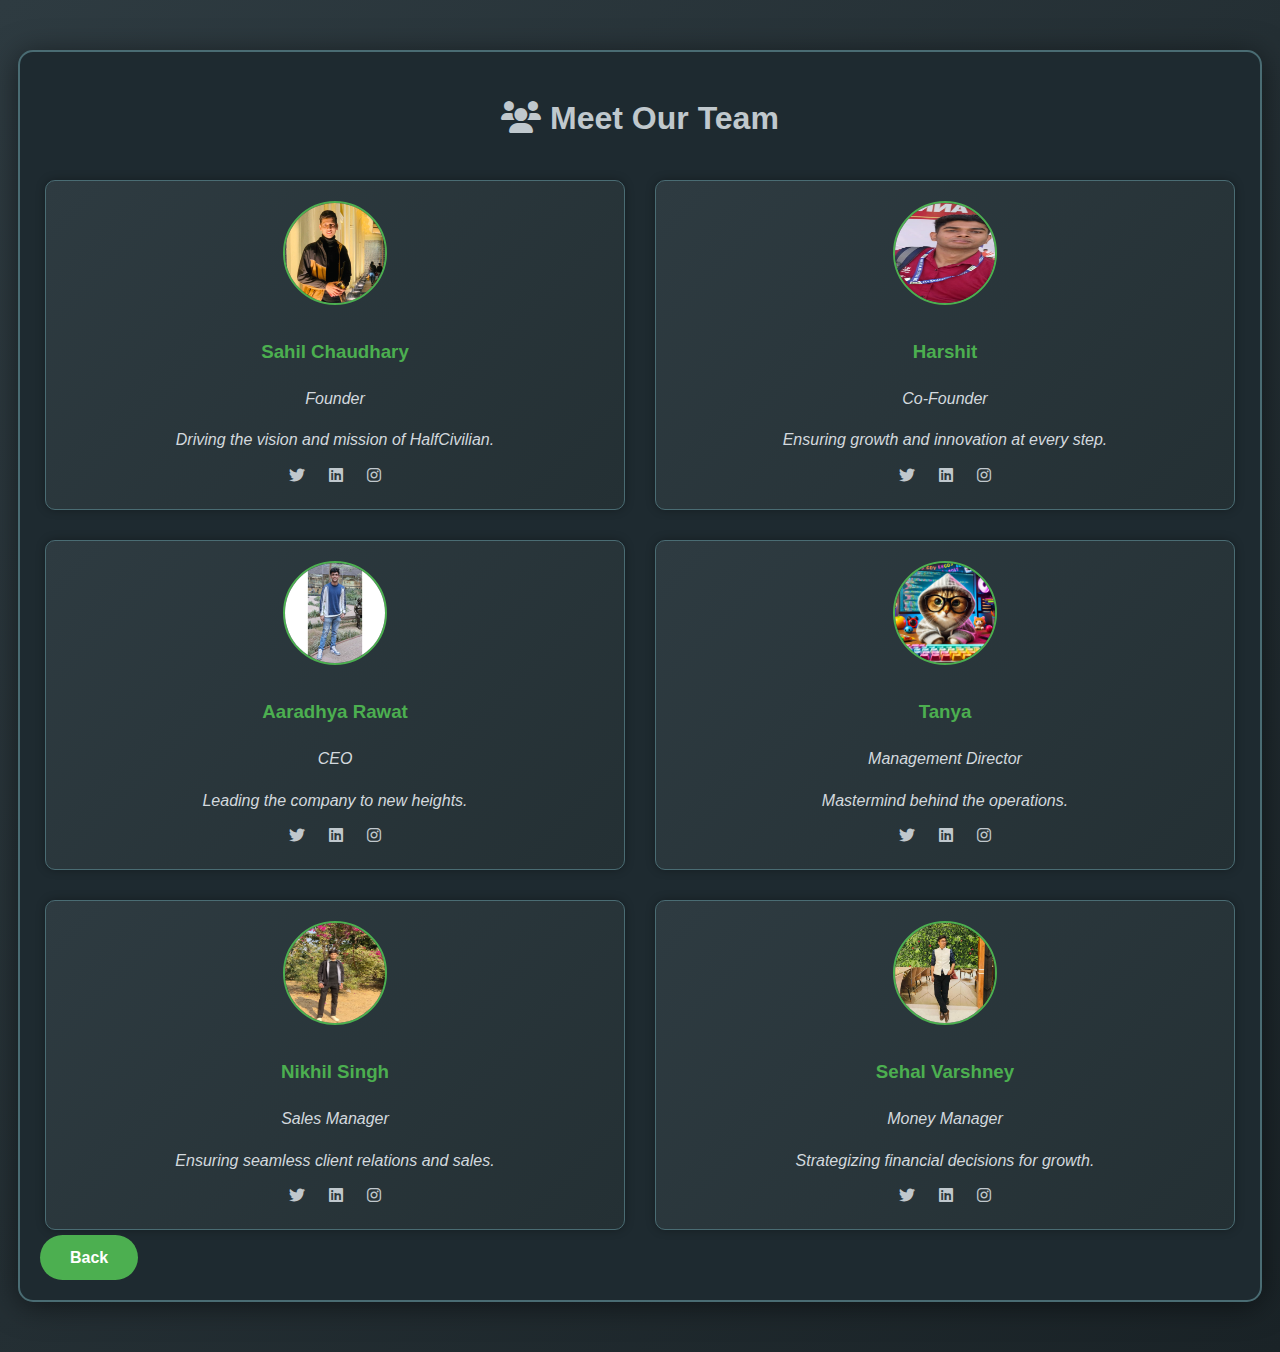
<file: ssb website/test.html>
<!DOCTYPE html>
<html lang="en">
<head>
    <meta charset="UTF-8">
    <meta name="viewport" content="width=device-width, initial-scale=1.0">
    <title>Our Team - HalfCivilian</title>
    <link rel="stylesheet" href="https://cdnjs.cloudflare.com/ajax/libs/font-awesome/6.0.0/css/all.min.css">
    <style>
        body {
            font-family: 'Segoe UI', Tahoma, Geneva, Verdana, sans-serif;
            line-height: 1.6;
            color: #fff;
            background: linear-gradient(135deg, #2e3b41, #1a2327);
            margin: 0;
            padding: 0;
        }
        .container {
            max-width: 1200px;
            margin: 50px auto;
            padding: 20px;
            background-color: #1e2a30;
            box-shadow: 0 4px 30px rgba(0, 0, 0, 0.5);
            border-radius: 15px;
            border: 2px solid #4a6c73;
        }
        h1 {
            text-align: center;
            color: #c0c8cd;
            margin-bottom: 30px;
        }
        .team {
            display: flex;
            flex-wrap: wrap;
            justify-content: space-between;
            gap: 20px;
        }
        .team-member {
            flex: 1 1 calc(33.333% - 20px);
            margin: 5px;
            padding: 20px;
            background: linear-gradient(135deg, #2e3b41, #243034);
            box-shadow: 0 0 10px rgba(0, 0, 0, 0.3);
            border-radius: 10px;
            text-align: center;
            transition: transform 0.3s, box-shadow 0.3s;
            border: 1px solid #4a6c73;
        }
        .team-member:hover {
            transform: scale(1.05);
            box-shadow: 0 8px 20px rgba(0, 0, 0, 0.5);
        }
        .team-member img {
            width: 100px;
            height: 100px;
            border-radius: 50%;
            margin-bottom: 15px;
            border: 2px solid #4caf50;
        }
        .team-member h3 {
            margin-top: 10px;
            color: #4caf50;
        }
        .team-member p {
            margin-bottom: 10px;
            font-style: italic;
            color: #d3d9de;
        }
        .social-icons {
            margin-top: 10px;
        }
        .social-icons a {
            margin: 0 10px;
            color: #c0c8cd;
            transition: color 0.3s ease;
        }
        .social-icons a:hover {
            color: #4caf50;
        }
        .cta-button {
            display: inline-block;
            padding: 10px 30px;
            background: #4caf50;
            color: #fff;
            text-decoration: none;
            border-radius: 30px;
            transition: background-color 0.3s ease, box-shadow 0.3s ease;
            text-align: center;
            font-weight: bold;
        }
        .cta-button:hover {
            background: #388e3c;
            box-shadow: 0 8px 20px rgba(0, 0, 0, 0.5);
        }
        @media (max-width: 768px) {
            .team-member {
                flex: 1 1 calc(50% - 10px);
            }
        }
        @media (max-width: 480px) {
            .team-member {
                flex: 1 1 100%;
            }
        }
    </style>
</head>
<body>

<div class="container">
    <h1><i class="fas fa-users"></i> Meet Our Team</h1>
    <div class="team">
        <div class="team-member">
            <img src="./images/sahil.jpg" alt="Sahil Chaudhary">
            <h3>Sahil Chaudhary</h3>
            <p>Founder</p>
            <p>Driving the vision and mission of HalfCivilian.</p>
            <div class="social-icons">
                <a href="#"><i class="fab fa-twitter"></i></a>
                <a href="http://www.linkedin.com/in/sahil--chaudhary"><i class="fab fa-linkedin"></i></a>
                <a href="#"><i class="fab fa-instagram"></i></a>
            </div>
        </div>
        <div class="team-member">
            <img src="./images/harshit.jpg" alt="Harshit">
            <h3>Harshit</h3>
            <p>Co-Founder</p>
            <p>Ensuring growth and innovation at every step.</p>
            <div class="social-icons">
                <a href="#"><i class="fab fa-twitter"></i></a>
                <a href="#"><i class="fab fa-linkedin"></i></a>
                <a href="#"><i class="fab fa-instagram"></i></a>
            </div>
        </div>
        <div class="team-member">
            <img src="./images/aaradhya.jpg" alt="Aaradhya Rawat">
            <h3>Aaradhya Rawat</h3>
            <p>CEO</p>
            <p>Leading the company to new heights.</p>
            <div class="social-icons">
                <a href="#"><i class="fab fa-twitter"></i></a>
                <a href="http://www.linkedin.com/in/aaradhya-rawat-609a6a327"><i class="fab fa-linkedin"></i></a>
                <a href="#"><i class="fab fa-instagram"></i></a>
            </div>
        </div>
        <div class="team-member">
            <img src="./images/hackercat.jpg" alt="Tanya">
            <h3>Tanya</h3>
            <p>Management Director</p>
            <p>Mastermind behind the operations.</p>
            <div class="social-icons">
                <a href="#"><i class="fab fa-twitter"></i></a>
                <a href="https://www.linkedin.com/in/tanya-makhija-b506a9325/"><i class="fab fa-linkedin"></i></a>
                <a href="#"><i class="fab fa-instagram"></i></a>
            </div>
        </div>
        <div class="team-member">
            <img src="./images/nikhil.jpg" alt="Nikhil Singh">
            <h3>Nikhil Singh</h3>
            <p>Sales Manager</p>
            <p>Ensuring seamless client relations and sales.</p>
            <div class="social-icons">
                <a href="#"><i class="fab fa-twitter"></i></a>
                <a href="https://www.linkedin.com/in/thakur-nikhil-singh-6b3524328/"><i class="fab fa-linkedin"></i></a>
                <a href="#"><i class="fab fa-instagram"></i></a>
            </div>
        </div>
        <div class="team-member">
            <img src="./images/sehal.png" alt="Sehal Varshney">
            <h3>Sehal Varshney</h3>
            <p>Money Manager</p>
            <p>Strategizing financial decisions for growth.</p>
            <div class="social-icons">
                <a href="#"><i class="fab fa-twitter"></i></a>
                <a href="#"><i class="fab fa-linkedin"></i></a>
                <a href="#"><i class="fab fa-instagram"></i></a>
            </div>
        </div>
    </div>
    <a href="about.html" class="cta-button">Back</a>
</div>

</body>
</html>
</file>
<file: ssb website/index.css>
*{
    border:0px;
    margin:0px;
}
/* this is for header part */
#sd1{
    background-color:rgb(54, 54, 54);
    height: 45px;
    /* display:inline-block; */
}
#sd1 p{
    padding:7px;
    margin-left:18vw;
    width:60vw;
    height:30px;
    text-align: center;
    color:rgb(232, 225, 225);
    background-color:rgb(38, 37, 37);;
    font-family: futura-lt-w01-book, sans-serif;
    /* display:inline-block; */
}
.sd0{
    background-image: url(./images/c8d653_9e6113dfa17b410aa348ed408f6b2809~mv2.webp);
    height: 1000px;
    position: relative;
    /* display: inline-block; */
}

a{
    text-decoration: none;
    color:rgb(247, 241, 241);
    padding-right: 60px;
}
#sn1{
    text-align: center;
}
#sd3{
    text-align: center;
    padding-top:150px;
    padding-right:600px;
    color: aliceblue;
    /* display:inline-block; */
}
#sd3 h1{
    font-size: 70px;
}
#sd3 pre{
    padding-right:200px;
    padding-top: 20px;
    font-size: larger;
}
#sd4{
    padding-left:700px;
    text-align: center;
    
}
#cdtphoto{
    height:600px;
}
</file>
